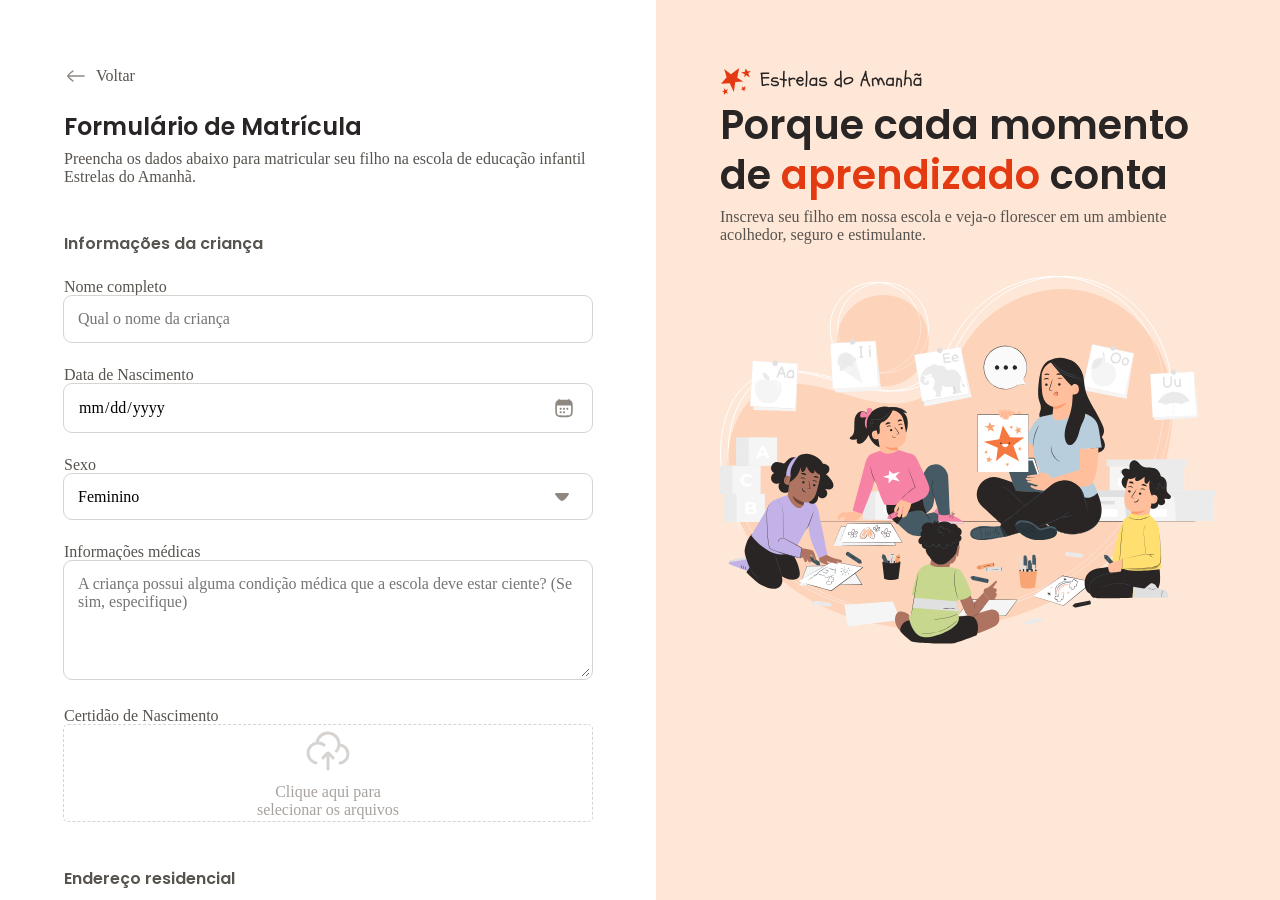
<file: assets/index.html>
<!DOCTYPE html>
<html lang="pt-BR">
<head>
    <link rel="preconnect" href="https://fonts.googleapis.com">
    <link rel="preconnect" href="https://fonts.gstatic.com" crossorigin>
    <meta charset="UTF-8">
    <meta name="viewport" content="width=device-width, initial-scale=1.0">
    <title>Estrelas do Amanhã</title>

    <link rel="stylesheet" href="styles/index.css">
    <link href="https://fonts.googleapis.com/css2?family=Poppins:ital,wght@0,100;0,200;0,300;0,400;0,500;0,600;0,700;0,800;0,900;1,100;1,200;1,300;1,400;1,500;1,600;1,700;1,800;1,900&display=swap" rel="stylesheet">

</head>
<body>
    <div id="app">
        <main>
            <div class="main-container">
                <div class="back">
                    <img src="icons/flecha-voltaa.svg" alt="Ícone de voltar">
                    <span>Voltar</span>
                </div>
                <h1>Formulário de Matrícula</h1>
                <p>
                    Preencha os dados abaixo para matricular seu filho na escola de educação infantil Estrelas do Amanhã.
                </p>
                <form method="post" enctype="multipart/form-data">
                    <fieldset class="child-info">
                        <legend>Informações da criança </legend>

                        <div class="input-wrapper">
                            <label for="fullname">Nome completo</label>
                            <input id ="fullname" name="fullname" type="text"
                            placeholder="Qual o nome da criança">
                        </div>

                        <div class="input-wrapper">
                            <label for="birth">Data de Nascimento</label>
                            <input type="date" name="birth" id ="birth" lang="pt-BR">
                        </div>

                        <div class="select-wrapper">
                            <label for="gender">Sexo</label>
                            <select name="gender" id="">
                                <option value="female">Feminino</option>
                                <option value="male">Masculino</option>
                                <option value="na">Prefiro não responder</option>
                            </select>
                        </div>

                        <div class="textarea-wrapper">
                            <label for="medical-info">Informações médicas</label>
                            <textarea name="medical-info" id="medical-info"
                            cols="30" rows="5"
                            placeholder="A criança possui alguma condição médica que a escola deve estar ciente? (Se sim, especifique)"
                            ></textarea>

                        </div>

                        <div class="droparea-wrapper">

                            <label for="birth-file">Certidão de Nascimento</label>

                                <div class="dropzone">
                                <input type="file" id="birth-file" name="birth-file">


                                <svg width="48" height="48" viewBox="0 0 48 48" fill="none" xmlns="http://www.w3.org/2000/svg">
                                <path d="M34.9552 18.0221C34.97 18.022 34.985 18.022 35 18.022C39.9706 18.022 44 22.0588 44 27.0386C44 31.6796 40.5 35.5016 36 36M34.9552 18.0221C34.9848 17.6921 35 17.3579 35 17.0202C35 10.9339 30.0752 6 24 6C18.2465 6 13.5247 10.4253 13.0408 16.0638M34.9552 18.0221C34.7506 20.2952 33.8572 22.3692 32.4856 24.033M13.0408 16.0638C7.96796 16.5475 4 20.8278 4 26.0366C4 30.8834 7.43552 34.9264 12 35.8546M13.0408 16.0638C13.3565 16.0337 13.6765 16.0183 14 16.0183C16.2516 16.0183 18.3295 16.7639 20.001 18.022" stroke="#D6D3D1" stroke-width="3" stroke-linecap="round" stroke-linejoin="round"/>
                                <path d="M24 26V42M24 26C22.5996 26 19.9831 29.9886 19 31M24 26C25.4004 26 28.017 29.9886 29 31" stroke="#D6D3D1" stroke-width="3" stroke-linecap="round" stroke-linejoin="round"/>
                                </svg>

                           

                                <p>
                                    Clique aqui para <br>
                                    selecionar os arquivos
                                </p>

                        </div>

                        </div>

                    </fieldset>

                    <fieldset class="address">
                        <legend>Endereço residencial</legend>

                        <div class="input-wrapper">
                            <label for="cep">CEP</label>
                            <input type="text" id="cep" name="cep">
                        </div>

                        <div class="flex">
                            <div class="input-wrapper flex-2">
                                <label for="street">Rua</label>
                                <input type="text" id="street" name="street"
                                 value="Rua das Flores" disabled
                                >
                            </div>

                            <div class="input-wrapper flex-1">
                             <label for="number">Número</label>
                             <input type="number" id="number" name="number">
                            </div>
                        </div>

                        

                   <div class="flex">
                            <div class="input-wrapper flex-2">
                                <label for="city">Cidade</label>
                                <input type="text" id="city" name="city"
                                 value="São Paulo" disabled>
                            </div>

                            <div class="input-wrapper flex-1">
                             <label for="state">Estado</label>
                             <input type="text" id="state" name="state" disabled
                             value="SP">
                            </div>
                        </div>
                    </fieldset>

                    <fieldset class="gardian">
                        <legend>Informações do responsável</legend>

                        <div class="input-wrapper">
                            <label for="gardian">Nome do responsável</label><input 
                            type="text" id="gardian" name="gardian">
                            <small>Principal responsável legal e contato de emergência</small>
                        </div>

                        <div class="input-wrapper">
                            <label for="phone">Telefone</label>
                            <input type="text" id="phone" nome="phone" placeholder="(10)9 8765-4321">
                        </div>

                        <div class="input-wrapper">
                            <label for="mail">Email</label>
                            <input type="email" name="mail" id="mail"
                            required>
                            <div class="error">
                                <img src="icons/alert-circle.svg" alt="ícone de alerta vermelho">
                                <span>Insira um e-mail válido</span>
                            </div>
                        </div>

                    </fieldset>

                    <fieldset class="enroll-options">
                        <legend>Opções de matrícula</legend>
                        <div class="input-wrapper">
                            <label>Selecione o turno de estudo</label>

                            <div class="radio-wrapper">
                                <div class="radio-inner">
                                    <div class="radio-image"></div>
                                    <input type="radio" name="study-shift" 
                                    value="morning" id="morning">
                                    <img src="icons/Formulário de matrícula (Community) (1)/sun-cloud-02.svg" alt="Ìcone de sol com nuvem">

                                    <label for="morning">Manhã</label>
                                </div>

                                 <div class="radio-inner">
                                    <div class="radio-image"></div>
                                    <input type="radio" name="study-shift" 
                                    value="evening" id="evening">
                                    <img src="icons/Formulário de matrícula (Community) (1)/sun-02.svg" alt="Ìcone de sol">

                                    <label for="evening">Tarde</label>
                                </div>
                            </div>
                        </div>
                        <div class="input-wrapper">
                            <label>Em qual esporte você gostaria de inscrever seu filho?</label>

                            <div class="radio-wrapper">
                                <div class="radio-inner">
                                    <div class="radio-image"></div>
                                    <input type="radio" name="sport" 
                                    id="footeball">
                                    <img src="icons/Formulário de matrícula (Community) (1)/football.svg" alt="ícone de futebol">
                                    <label for="footebol">Futebol</label>
                                </div>

                                     <div class="radio-inner">
                                    <div class="radio-image"></div>
                                    <input type="radio" name="sport" 
                                    id="basketball">
                                    <img src="icons/Formulário de matrícula (Community) (1)/basketball-02.svg" alt="ícone de basquete">
                                    <label for="basketball">Basquete</label>
                                </div>

                                      <div class="radio-inner">
                                    <div class="radio-image"></div>
                                    <input type="radio" name="sport" 
                                    id="swimming">
                                    <img src="icons/Formulário de matrícula (Community) (1)/swimming.svg" alt="ícone de natação">
                                    <label for="swimming">Natação</label>
                                </div>

                                 <div class="radio-inner">
                                    <div class="radio-image"></div>
                                    <input type="radio" name="sport" 
                                    id="yoga">
                                    <img src="icons/Formulário de matrícula (Community) (1)/yoga-02.svg" alt="ícone de yoga">
                                    <label for="yoga">Yoga</label>
                                </div>

                                 <div class="radio-inner">
                                    <div class="radio-image"></div>
                                    <input type="radio" name="sport" 
                                    id="volleyball">
                                    <img src="icons/Formulário de matrícula (Community) (1)/volleyball.svg" alt="ícone de volei">
                                    <label for="volleyball">Volei</label>
                                </div>

                                 <div class="radio-inner">
                                    <div class="radio-image"></div>
                                    <input type="radio" name="sport" 
                                    id="boxing">
                                    <img src="icons/Formulário de matrícula (Community) (1)/boxing-glove-01.svg" alt="ícone de boxe">
                                    <label for="boxing">Boxe</label>
                                </div>
                            </div>
                        </div>
                    </fieldset>

                    <div class="terms-wrapper input-wrapper checkbox-wrapper">
                        <div class="checkbox-image"></div>
                        <input type="checkbox" name="terms" 
                        id="terms">

                        <label for="terms">
                            Declaro que li e concordo com os <strong>Termos e Condições</strong> e com a <strong>Política de Privacidade</strong> da escola Estrela do Amanhã. 
                        </label>
                    </div>

                    <div class="actions-wrapper">
                        <button class="btn-secondary" type="button">
                            Salvar respostas
                        </button>
                        <button class="btn-primary" type="submit">
                            Fazer matrícula
                        </button>
                    </div>
                </form>
            </div>
        </main>

        <aside>
            <div class="aside-container">
                <header>
                    <img src="logo.svg" alt="Logo Estrelas do Amanhã">
                    <h2>
                        Porque cada momento de 
                        <span>
                        aprendizado
                        </span> 
                        conta
                    </h2>
                    <p>
                        Inscreva seu filho em nossa escola e veja-o florescer em um ambiente acolhedor, seguro e estimulante.
                    </p>
                </header>
                <img src="icons/Illustration.svg" alt="Içustração de uma professora com crianças pestrando atenção">

            </div>
        </aside>
    </div>
    
</body>
</html>
</file>
<file: assets/styles/index.css>
@import url(global.css);
@import url(layout.css);
@import url(forms.css);
</file>
